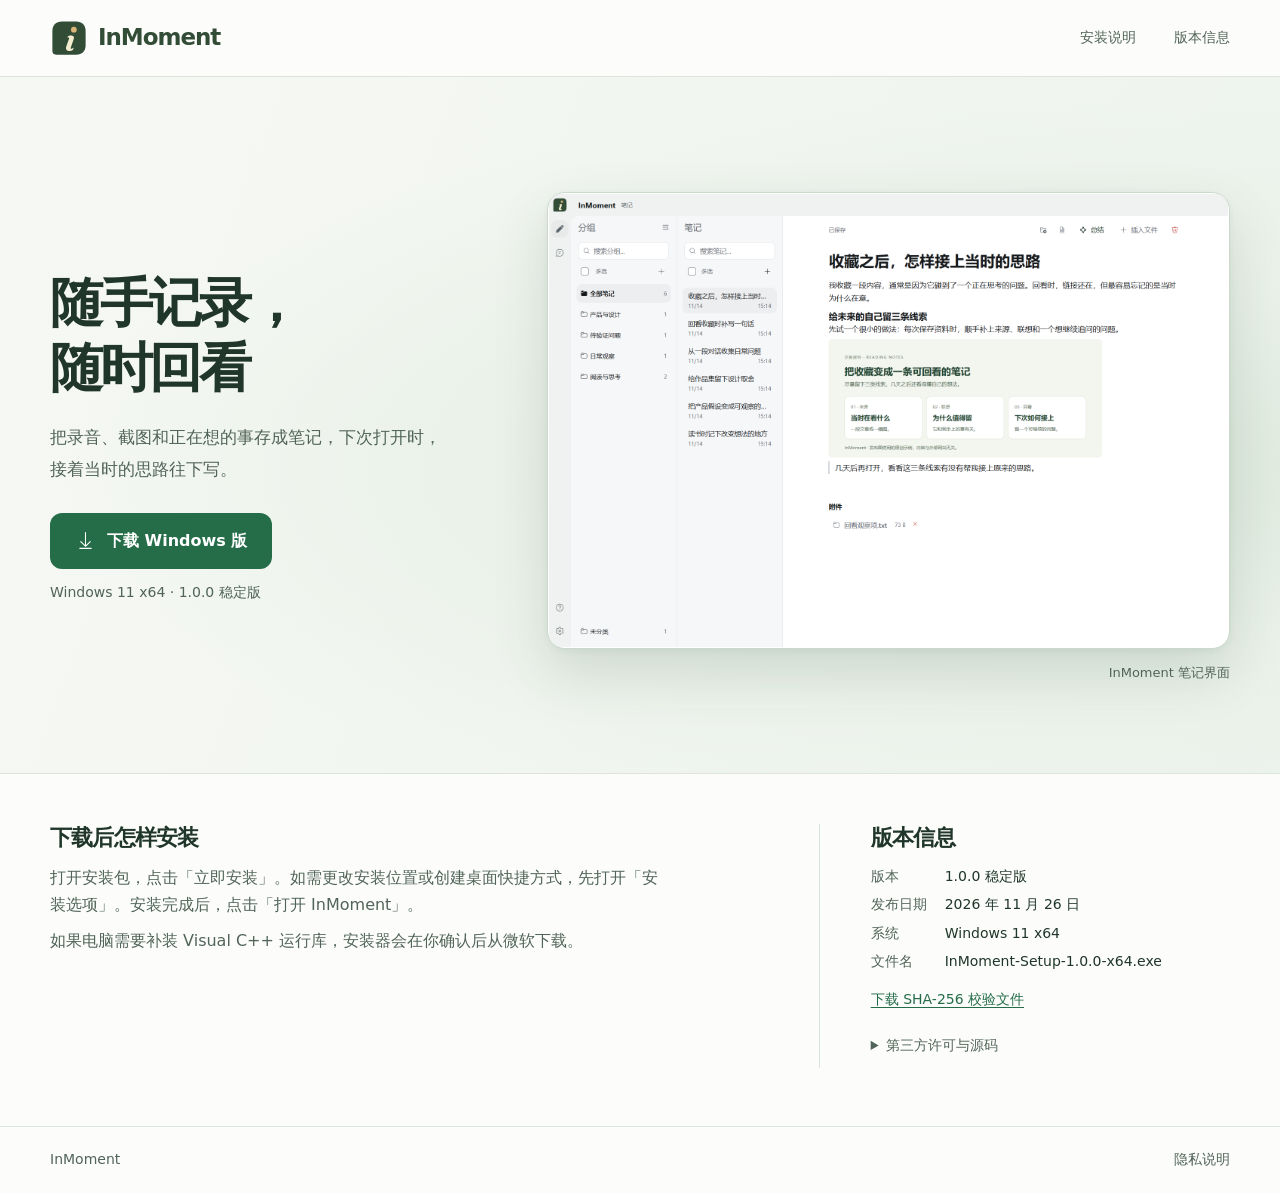
<file: index.html>
<!doctype html>
<html lang="zh-CN">
<head>
  <meta charset="utf-8">
  <meta name="viewport" content="width=device-width, initial-scale=1">
  <meta name="color-scheme" content="light">
  <meta name="description" content="下载适用于 Windows 11 x64 的 InMoment。把录音和截图存成笔记，随时回看。">
  <title>下载 InMoment</title>
  <link rel="icon" href="./assets/icon.svg" type="image/svg+xml">
  <link rel="stylesheet" href="./style.css">
</head>
<body>
  <a class="skip-link" href="#main">跳到主要内容</a>
  <header class="top">
    <div class="wrap top-inner">
      <a class="brand" href="./" aria-label="InMoment 下载页"><img src="./assets/icon.svg" alt="" width="38" height="38">InMoment</a>
      <nav aria-label="主导航">
        <a href="#install">安装说明</a>
        <a href="#release">版本信息</a>
      </nav>
    </div>
  </header>
  <main id="main">
    <section class="hero" aria-labelledby="hero-title">
      <div class="wrap hero-inner">
        <div>
          <h1 id="hero-title" class="headline"><span>随手记录，</span><span>随时回看</span></h1>
          <p class="intro">把录音、截图和正在想的事存成笔记，下次打开时，接着当时的思路往下写。</p>
          <a class="download" href="https://github.com/ienqI/InMoment/releases/download/v1.0.0/InMoment-Setup-1.0.0-x64.exe" download>
            <img src="./assets/download.svg" alt="" width="21" height="21">下载 Windows 版
          </a>
          <p class="requirements">Windows 11 x64 · 1.0.0 稳定版</p>
        </div>
        <figure class="product">
          <div class="product-window">
            <img src="./assets/record-detail.png" alt="InMoment 的笔记界面，左侧显示分组和笔记列表，右侧显示笔记正文、图片和附件" width="1800" height="1200">
          </div>
          <figcaption>InMoment 笔记界面</figcaption>
        </figure>
      </div>
    </section>
    <div class="wrap details">
      <section id="install">
        <h2>下载后怎样安装</h2>
        <p>打开安装包，点击「立即安装」。如需更改安装位置或创建桌面快捷方式，先打开「安装选项」。安装完成后，点击「打开 InMoment」。</p>
        <p>如果电脑需要补装 Visual C++ 运行库，安装器会在你确认后从微软下载。</p>
      </section>
      <section class="release" id="release">
        <h2>版本信息</h2>
        <dl>
          <dt>版本</dt><dd>1.0.0 稳定版</dd>
          <dt>发布日期</dt><dd><time datetime="2026-11-26">2026 年 11 月 26 日</time></dd>
          <dt>系统</dt><dd>Windows 11 x64</dd>
          <dt>文件名</dt><dd>InMoment-Setup-1.0.0-x64.exe</dd>
        </dl>
        <a class="text-link checksum" href="https://github.com/ienqI/InMoment/releases/download/v1.0.0/InMoment-Setup-1.0.0-x64.exe.sha256" download>下载 SHA-256 校验文件</a>
        <details class="source-downloads">
          <summary>第三方许可与源码</summary>
          <p>随软件分发的依赖沿用现有版本，对应文件保留原发布名称。</p>
          <ul>
            <li><a class="text-link" href="https://github.com/ienqI/InMoment/releases/download/v0.14.31-installer/InMoment-0.14.31-third-party-notices.zip" download>第三方许可与声明</a></li>
            <li><a class="text-link" href="https://github.com/ienqI/InMoment/releases/download/v0.14.31-installer/InMoment-0.14.31-ocr-corresponding-source.zip" download>OCR 随附库对应源码</a></li>
            <li><a class="text-link" href="https://github.com/ienqI/InMoment/releases/download/v0.14.31-installer/InMoment-0.14.31-electron-ffmpeg-source.zip" download>Electron 内 FFmpeg 对应源码</a></li>
            <li><a class="text-link" href="https://github.com/ienqI/InMoment/releases/download/v0.14.31-installer/InMoment-third-party-sources.zip" download>sharp / libvips 对应源码</a></li>
            <li><a class="text-link" href="https://github.com/ienqI/InMoment/releases/download/v0.14.31-installer/InMoment-0.14.31-canvas-source.zip" download>PDF Canvas 源码与许可</a></li>
            <li><a class="text-link" href="https://github.com/ienqI/InMoment/releases/download/v0.14.31-installer/InMoment-0.14.31-liberation-font-source.zip" download>PDF Liberation Sans 字体源码</a></li>
            <li><a class="text-link" href="https://github.com/ienqI/InMoment/releases/download/v0.14.31-installer/InMoment-0.14.31-ocr-geos-source.zip" download>OCR 内 GEOS 源码</a></li>
            <li><a class="text-link" href="https://github.com/ienqI/InMoment/releases/download/v0.14.31-installer/InMoment-0.14.31-ocr-openblas-source.zip" download>OCR 内 OpenBLAS 源码与构建记录</a></li>
          </ul>
        </details>
      </section>
    </div>
  </main>
  <footer><div class="wrap foot-inner"><span>InMoment</span><a href="./privacy.html">隐私说明</a></div></footer>
</body>
</html>
</file>
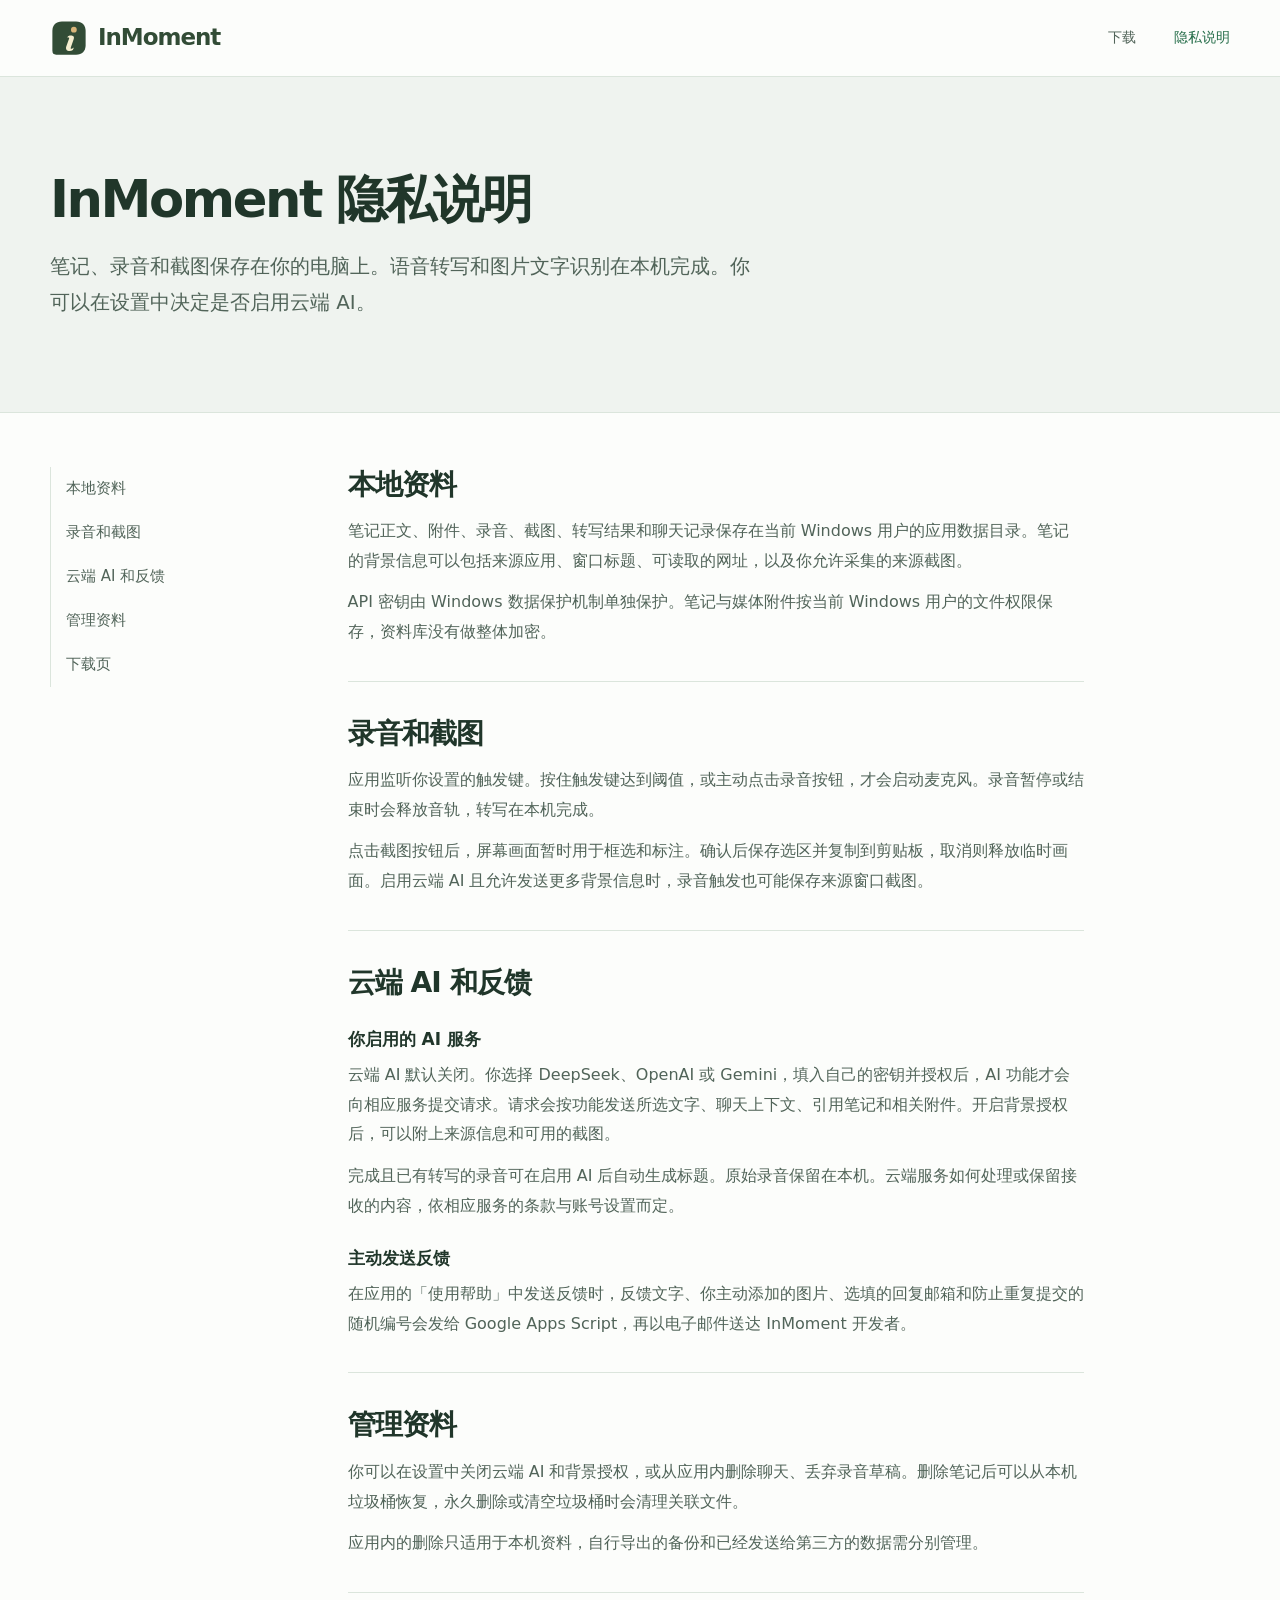
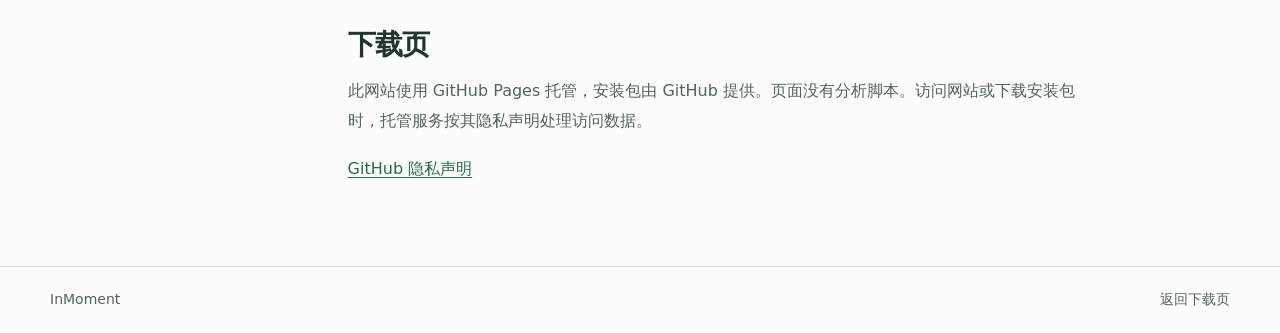
<file: privacy.html>
<!doctype html>
<html lang="zh-CN">
<head>
  <meta charset="utf-8">
  <meta name="viewport" content="width=device-width, initial-scale=1">
  <meta name="color-scheme" content="light">
  <meta name="description" content="了解 InMoment 怎样保存你的笔记、录音和截图，以及何时把内容发送给第三方。">
  <title>隐私说明 | InMoment</title>
  <link rel="icon" href="./assets/icon.svg" type="image/svg+xml">
  <link rel="stylesheet" href="./style.css">
</head>
<body>
  <a class="skip-link" href="#main">跳到主要内容</a>
  <header class="top">
    <div class="wrap top-inner">
      <a class="brand" href="./" aria-label="InMoment 下载页"><img src="./assets/icon.svg" alt="" width="38" height="38">InMoment</a>
      <nav aria-label="主导航">
        <a href="./">下载</a>
        <a href="./privacy.html" aria-current="page">隐私说明</a>
      </nav>
    </div>
  </header>
  <main id="main">
    <section class="privacy-hero" aria-labelledby="privacy-title">
      <div class="wrap">
        <h1 id="privacy-title">InMoment 隐私说明</h1>
        <p>笔记、录音和截图保存在你的电脑上。语音转写和图片文字识别在本机完成。你可以在设置中决定是否启用云端 AI。</p>
      </div>
    </section>
    <div class="wrap privacy-layout">
      <nav class="privacy-nav" aria-label="隐私说明目录">
        <a href="#local-data">本地资料</a>
        <a href="#capture">录音和截图</a>
        <a href="#online">云端 AI 和反馈</a>
        <a href="#control">管理资料</a>
        <a href="#site">下载页</a>
      </nav>
      <div class="privacy-content">
        <section id="local-data">
          <h2>本地资料</h2>
          <p>笔记正文、附件、录音、截图、转写结果和聊天记录保存在当前 Windows 用户的应用数据目录。笔记的背景信息可以包括来源应用、窗口标题、可读取的网址，以及你允许采集的来源截图。</p>
          <p>API 密钥由 Windows 数据保护机制单独保护。笔记与媒体附件按当前 Windows 用户的文件权限保存，资料库没有做整体加密。</p>
        </section>
        <section id="capture">
          <h2>录音和截图</h2>
          <p>应用监听你设置的触发键。按住触发键达到阈值，或主动点击录音按钮，才会启动麦克风。录音暂停或结束时会释放音轨，转写在本机完成。</p>
          <p>点击截图按钮后，屏幕画面暂时用于框选和标注。确认后保存选区并复制到剪贴板，取消则释放临时画面。启用云端 AI 且允许发送更多背景信息时，录音触发也可能保存来源窗口截图。</p>
        </section>
        <section id="online">
          <h2>云端 AI 和反馈</h2>
          <h3>你启用的 AI 服务</h3>
          <p>云端 AI 默认关闭。你选择 DeepSeek、OpenAI 或 Gemini，填入自己的密钥并授权后，AI 功能才会向相应服务提交请求。请求会按功能发送所选文字、聊天上下文、引用笔记和相关附件。开启背景授权后，可以附上来源信息和可用的截图。</p>
          <p>完成且已有转写的录音可在启用 AI 后自动生成标题。原始录音保留在本机。云端服务如何处理或保留接收的内容，依相应服务的条款与账号设置而定。</p>
          <h3>主动发送反馈</h3>
          <p>在应用的「使用帮助」中发送反馈时，反馈文字、你主动添加的图片、选填的回复邮箱和防止重复提交的随机编号会发给 Google Apps Script，再以电子邮件送达 InMoment 开发者。</p>
        </section>
        <section id="control">
          <h2>管理资料</h2>
          <p>你可以在设置中关闭云端 AI 和背景授权，或从应用内删除聊天、丢弃录音草稿。删除笔记后可以从本机垃圾桶恢复，永久删除或清空垃圾桶时会清理关联文件。</p>
          <p>应用内的删除只适用于本机资料，自行导出的备份和已经发送给第三方的数据需分别管理。</p>
        </section>
        <section id="site">
          <h2>下载页</h2>
          <p>此网站使用 GitHub Pages 托管，安装包由 GitHub 提供。页面没有分析脚本。访问网站或下载安装包时，托管服务按其隐私声明处理访问数据。</p>
          <a class="text-link" href="https://docs.github.com/zh/site-policy/privacy-policies/github-general-privacy-statement">GitHub 隐私声明</a>
        </section>
      </div>
    </div>
  </main>
  <footer><div class="wrap foot-inner"><span>InMoment</span><a href="./">返回下载页</a></div></footer>
</body>
</html>
</file>
<file: style.css>
:root {
  --ink: #20362a;
  --muted: #516459;
  --brand: #324c36;
  --action: #256d49;
  --action-hover: #1e5e3e;
  --paper: #fcfdfb;
  --line: #dbe5dc;
  --wash: #eff3ef;
  font: 100%/1.65 "Microsoft YaHei UI", "Microsoft YaHei", "PingFang SC", system-ui, sans-serif;
  color: var(--ink);
  background: var(--paper);
}

*, *::before, *::after { box-sizing: border-box; }
body { margin: 0; }
a { color: inherit; text-decoration: none; }
a:focus-visible { outline: 2px solid var(--action); outline-offset: 5px; }
.skip-link { position: absolute; top: 12px; left: 12px; z-index: 1; padding: 10px 16px; border-radius: 8px; background: var(--paper); }
.skip-link:not(:focus) { clip-path: inset(50%); }
.wrap { width: min(100% - 6.25rem, 84.375rem); margin-inline: auto; }
.top { border-bottom: 1px solid var(--line); }
.top-inner { display: flex; min-height: 76px; align-items: center; justify-content: space-between; gap: 24px; }
.brand { display: inline-flex; align-items: center; gap: 10px; color: var(--brand); font-size: 1.4375rem; font-weight: 720; letter-spacing: -.045em; }
.brand img { display: block; }
.top nav { display: flex; gap: clamp(14px, 3vw, 42px); color: var(--muted); font-size: .875rem; }
.top nav a { display: grid; min-height: 44px; align-items: center; white-space: nowrap; }
.top nav a:hover, .top nav a[aria-current="page"], footer a:hover { color: var(--action); }
.text-link { color: var(--action); text-decoration: underline; text-underline-offset: .2em; }
.text-link:hover { color: var(--action-hover); }

.hero {
  background: radial-gradient(ellipse at 83% 56%, #dce8db 0, #e9f1e8 34%, transparent 67%), linear-gradient(110deg, #f6f8f4, #edf3ed);
  border-bottom: 1px solid var(--line);
}
.hero-inner {
  display: grid;
  grid-template-columns: minmax(18.75rem, .82fr) minmax(0, 1.3fr);
  align-items: center;
  gap: clamp(2.8125rem, 5.2vw, 5.25rem);
  padding-block: clamp(4.5rem, 9vw, 7.75rem) clamp(4rem, 7vw, 6.25rem);
}
.headline { margin: 0; font-size: clamp(2.6875rem, 4.14vw, 4.375rem); font-weight: 720; line-height: 1.22; letter-spacing: -.062em; }
.headline span { display: block; }
.intro { max-width: 23em; margin: 22px 0 28px; color: var(--muted); font-size: clamp(1rem, 1.35vw, 1.1875rem); line-height: 1.8; }
.download {
  display: inline-flex;
  min-height: 56px;
  align-items: center;
  justify-content: center;
  gap: 11px;
  padding: 14px 24px;
  border: 1px solid transparent;
  border-radius: 12px;
  background: var(--action);
  color: #fff;
  font-weight: 650;
  text-align: center;
  transition: background-color 120ms ease;
}
.download:hover { background: var(--action-hover); }
.download img { filter: brightness(0) invert(1); }
.requirements { margin: 12px 0 0; color: var(--muted); font-size: .875rem; }
.product { min-width: 0; margin: 0; }
.product-window { overflow: hidden; padding: 1px; border: 1px solid #cbd9cd; border-radius: 18px; background: #fff; box-shadow: 0 24px 54px #254d3426, 0 2px 6px #254d340e; }
.product-window img { display: block; width: 100%; height: auto; }
.product figcaption { margin-top: 13px; color: var(--muted); text-align: right; font-size: .8125rem; }

.details { display: grid; grid-template-columns: minmax(0, 1.32fr) minmax(0, .8fr); gap: clamp(2rem, 7vw, 7rem); padding-block: 50px 58px; }
.details section, .privacy-content section { scroll-margin-top: 24px; }
.details h2, .privacy-content h2 { margin: 0 0 13px; font-size: 1.375rem; font-weight: 650; line-height: 1.3; letter-spacing: -.035em; }
.details p { max-width: 38em; margin: 0; color: var(--muted); }
.details p + p { margin-top: 10px; }
.release { padding-inline-start: clamp(1.25rem, 4vw, 3.625rem); border-inline-start: 1px solid var(--line); }
.release dl { display: grid; grid-template-columns: max-content minmax(0, 1fr); gap: 5px 18px; margin: 0; font-size: .875rem; }
.release dt { color: var(--muted); }
.release dd { margin: 0; overflow-wrap: anywhere; }
.checksum { display: inline-flex; min-height: 44px; align-items: center; margin-top: 5px; font-size: .875rem; }
.source-downloads { margin-top: 2px; font-size: .875rem; }
.source-downloads summary { min-height: 44px; width: fit-content; padding-block: 10px; color: var(--muted); cursor: pointer; }
.source-downloads summary:hover { color: var(--action); }
.source-downloads summary:focus-visible { outline: 2px solid var(--action); outline-offset: 4px; }
.source-downloads p { margin: 4px 0 12px; }
.source-downloads ul { display: grid; gap: 8px; margin: 0; padding-inline-start: 1.25em; }

.privacy-hero { padding-block: clamp(2.75rem, 7vw, 6rem); border-bottom: 1px solid var(--line); background: var(--wash); }
.privacy-hero h1 { margin: 0; font-size: clamp(2.25rem, 4vw, 4rem); font-weight: 720; line-height: 1.25; letter-spacing: -.048em; }
.privacy-hero p { max-width: 36em; margin: 18px 0 0; color: var(--muted); font-size: clamp(1rem, 1.55vw, 1.25rem); line-height: 1.85; }
.privacy-layout { display: grid; grid-template-columns: minmax(9rem, 13rem) minmax(0, 46rem); align-items: start; gap: clamp(1.75rem, 7vw, 6.375rem); padding-block: 54px 74px; }
.privacy-nav { position: sticky; top: 24px; display: grid; border-inline-start: 1px solid var(--line); }
.privacy-nav a { display: flex; min-height: 44px; align-items: center; padding-inline: 15px; color: var(--muted); font-size: .9375rem; }
.privacy-nav a:hover { background: var(--wash); color: var(--action); }
.privacy-content section + section { margin-top: 34px; padding-top: 34px; border-top: 1px solid var(--line); }
.privacy-content h2 { font-size: clamp(1.375rem, 2.2vw, 1.875rem); }
.privacy-content h3 { margin: 24px 0 7px; font-size: 1.0625rem; }
.privacy-content p { margin: 0 0 12px; color: var(--muted); line-height: 1.85; }
.privacy-content p:last-child { margin-bottom: 0; }
.privacy-content .text-link { display: inline-flex; min-height: 44px; align-items: center; }

footer { border-top: 1px solid var(--line); color: var(--muted); font-size: .875rem; }
.foot-inner { display: flex; min-height: 66px; justify-content: space-between; align-items: center; gap: 18px; }
footer a { display: inline-flex; min-height: 44px; align-items: center; }

@media (max-width: 980px) {
  .wrap { width: calc(100% - 4rem); }
  .hero-inner { grid-template-columns: minmax(14.6875rem, .82fr) minmax(0, 1.3fr); gap: 30px; padding-block: 68px 55px; }
  .headline { font-size: clamp(2.3125rem, 5vw, 3.125rem); }
}

@media (max-width: 700px) {
  .wrap { width: calc(100% - 2.25rem); }
  .top-inner { min-height: 64px; flex-wrap: wrap; gap: 0 12px; }
  .brand { gap: 6px; font-size: 1.25rem; }
  .brand img { width: 33px; height: 33px; }
  .hero-inner { grid-template-columns: minmax(0, 1fr); gap: 31px; padding-block: 44px 31px; }
  .headline { font-size: clamp(2.125rem, 8.4vw, 3.375rem); }
  .headline span { display: inline-block; }
  .intro { margin: 13px 0 20px; }
  .download { min-height: 50px; }
  .product-window { border-radius: 12px; }
  .product figcaption { margin-top: 8px; }
  .details { grid-template-columns: minmax(0, 1fr); gap: 26px; padding-block: 31px 34px; }
  .release { padding: 22px 0 0; border: 0; border-top: 1px solid var(--line); }
  .privacy-layout { grid-template-columns: minmax(0, 1fr); gap: 24px; padding-block: 24px 40px; }
  .privacy-nav { position: static; display: flex; flex-wrap: wrap; gap: 0 14px; padding-bottom: 8px; border: 0; border-bottom: 1px solid var(--line); }
  .privacy-nav a { padding-inline: 0; }
  .privacy-content section + section { margin-top: 26px; padding-top: 26px; }
}

@media (max-width: 414px) {
  .wrap { width: calc(100% - 2rem); }
  .top-inner { gap: 0 10px; }
  .brand { font-size: 1.125rem; }
  .brand img { width: 30px; height: 30px; }
  .top nav { gap: 10px; }
}

@media (prefers-reduced-motion: reduce) {
  .download { transition: none; }
}
</file>
